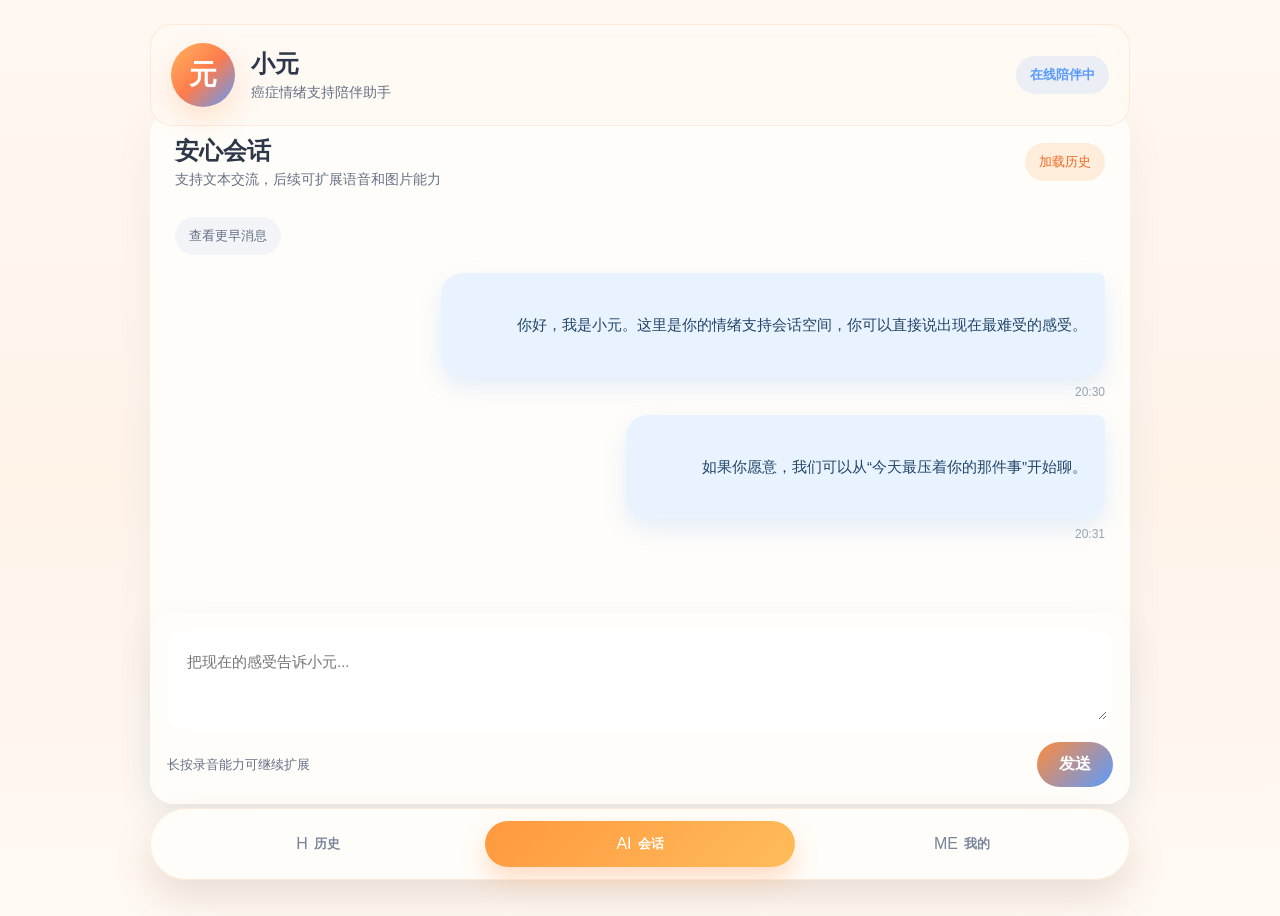
<file: html5/index.html>
<!doctype html>
<html lang="zh-CN">
  <head>
    <meta charset="UTF-8" />
    <meta name="viewport" content="width=device-width, initial-scale=1.0, viewport-fit=cover" />
    <title>小元 HTML5 展示页</title>
    <link rel="stylesheet" href="./styles.css" />
  </head>
  <body>
    <div id="app" class="app-shell">
      <header class="chat-header">
        <div class="brand-block">
          <button id="assistantAvatar" class="brand-avatar" type="button" aria-label="查看小元介绍">元</button>
          <div class="brand-copy">
            <h1 class="brand-name">小元</h1>
            <p class="brand-subtitle">癌症情绪支持陪伴助手</p>
          </div>
        </div>
        <div id="assistantStatus" class="status-pill">在线陪伴中</div>
      </header>

      <main class="page-shell">
        <section id="chatView" class="view-panel view-panel--active" data-view="chat">
          <section class="card chat-board">
            <div class="board-toolbar">
              <div class="toolbar-copy">
                <h2 class="toolbar-title">安心会话</h2>
                <p class="toolbar-subtitle">支持文本交流，后续可扩展语音和图片能力</p>
              </div>
              <button id="loadHistoryButton" class="toolbar-chip" type="button">加载历史</button>
            </div>

            <div id="messageScroll" class="message-scroll">
              <div class="message-list">
                <button id="historyAnchor" class="history-anchor" type="button" hidden>查看更早消息</button>
                <div id="messageList"></div>
              </div>
            </div>
          </section>

          <section class="composer-shell">
            <div class="composer card">
              <div class="input-wrap">
                <textarea
                  id="composerInput"
                  class="composer-input"
                  maxlength="300"
                  placeholder="把现在的感受告诉小元..."
                ></textarea>
              </div>
              <div class="composer-actions">
                <div class="record-hint">长按录音能力可继续扩展</div>
                <button id="sendButton" class="send-button" type="button">发送</button>
              </div>
            </div>
          </section>
        </section>

        <section id="historyView" class="view-panel" data-view="history">
          <section class="hero card">
            <h2 class="hero-title">历史会话</h2>
            <p class="hero-subtitle">查看近期情绪支持记录和沟通摘要。</p>
          </section>
          <section id="sessionList" class="session-list"></section>
        </section>

        <section id="profileView" class="view-panel" data-view="profile">
          <section class="profile-hero card">
            <div class="profile-avatar">元</div>
            <div class="profile-copy">
              <h2 class="profile-name">我的</h2>
              <p class="profile-subtitle">管理偏好、陪伴方式与会话设置</p>
            </div>
          </section>
          <section id="profileList" class="profile-section"></section>
        </section>
      </main>

      <nav class="bottom-tabs">
        <div class="tabs-shell">
          <button class="tab-item" data-view="history" type="button">
            <span class="tab-icon">H</span>
            <span class="tab-text">历史</span>
          </button>
          <button class="tab-item tab-item--active" data-view="chat" type="button">
            <span class="tab-icon">AI</span>
            <span class="tab-text">会话</span>
          </button>
          <button class="tab-item" data-view="profile" type="button">
            <span class="tab-icon">ME</span>
            <span class="tab-text">我的</span>
          </button>
        </div>
      </nav>
    </div>

    <dialog id="assistantDialog" class="assistant-dialog">
      <div class="assistant-dialog__body">
        <h3>关于小元</h3>
        <p id="assistantIntroText"></p>
        <button id="closeDialogButton" class="dialog-button" type="button">知道了</button>
      </div>
    </dialog>

    <script src="./app.js"></script>
  </body>
</html>
</file>
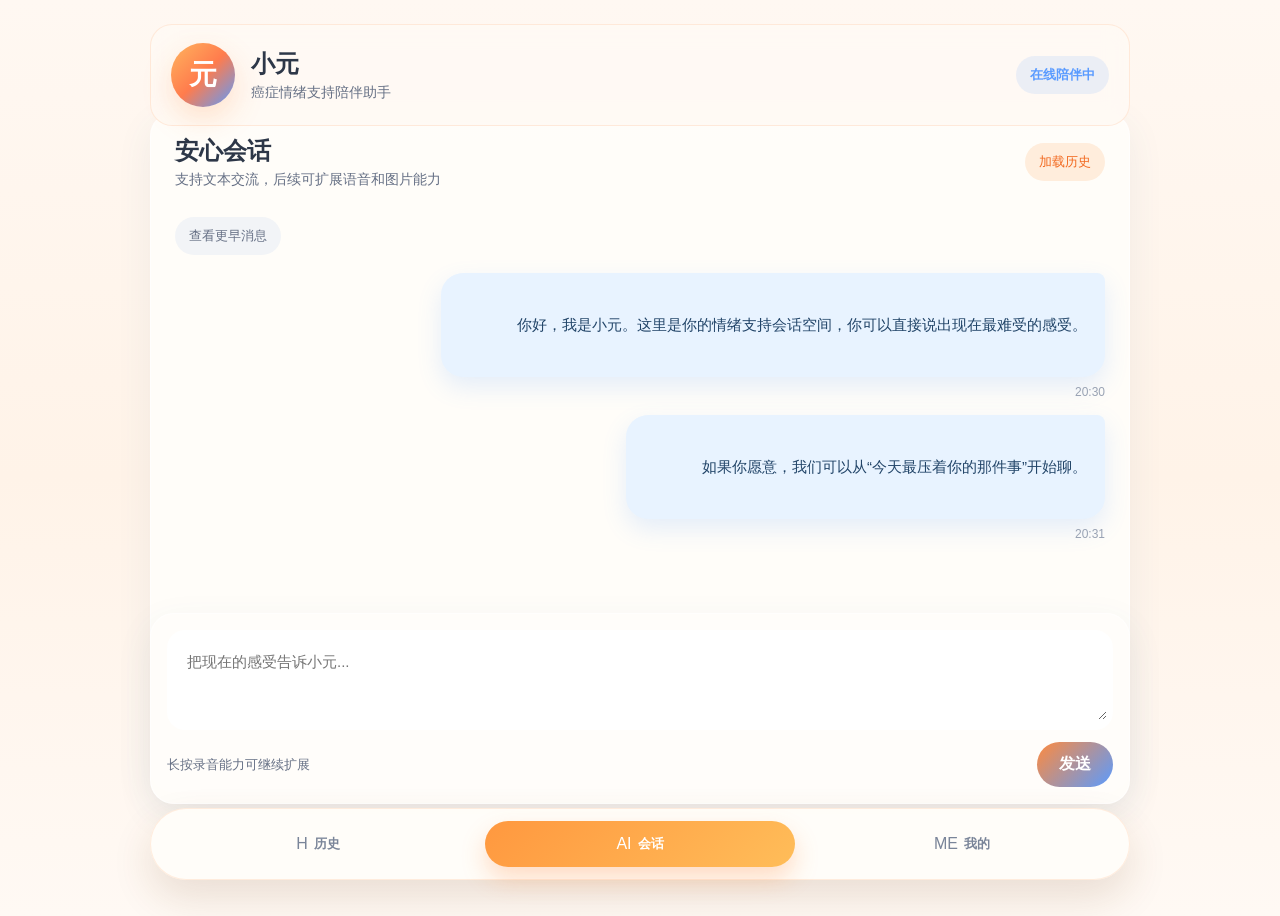
<file: html5/chat.html>
<!doctype html>
<html lang="zh-CN">
  <head>
    <meta charset="UTF-8" />
    <meta name="viewport" content="width=device-width, initial-scale=1.0, viewport-fit=cover" />
    <title>小元 HTML5 会话页</title>
    <link rel="stylesheet" href="./styles.css" />
  </head>
  <body data-view="chat">
    <div id="app" class="app-shell">
      <header class="chat-header">
        <div class="brand-block">
          <button id="assistantAvatar" class="brand-avatar" type="button" aria-label="查看小元介绍">元</button>
          <div class="brand-copy">
            <h1 class="brand-name">小元</h1>
            <p class="brand-subtitle">癌症情绪支持陪伴助手</p>
          </div>
        </div>
        <div id="assistantStatus" class="status-pill">在线陪伴中</div>
      </header>

      <main class="page-shell">
        <section id="chatView" class="view-panel view-panel--active" data-view="chat">
          <section class="card chat-board">
            <div class="board-toolbar">
              <div class="toolbar-copy">
                <h2 class="toolbar-title">安心会话</h2>
                <p class="toolbar-subtitle">支持文本交流，后续可扩展语音和图片能力</p>
              </div>
              <button id="loadHistoryButton" class="toolbar-chip" type="button">加载历史</button>
            </div>

            <div id="messageScroll" class="message-scroll">
              <div class="message-list">
                <button id="historyAnchor" class="history-anchor" type="button" hidden>查看更早消息</button>
                <div id="messageList"></div>
              </div>
            </div>
          </section>

          <section class="composer-shell">
            <div class="composer card">
              <div class="input-wrap">
                <textarea
                  id="composerInput"
                  class="composer-input"
                  maxlength="300"
                  placeholder="把现在的感受告诉小元..."
                ></textarea>
              </div>
              <div class="composer-actions">
                <div class="record-hint">长按录音能力可继续扩展</div>
                <button id="sendButton" class="send-button" type="button">发送</button>
              </div>
            </div>
          </section>
        </section>

        <section id="historyView" class="view-panel" data-view="history">
          <section class="hero card">
            <h2 class="hero-title">历史会话</h2>
            <p class="hero-subtitle">查看近期情绪支持记录和沟通摘要。</p>
          </section>
          <section id="sessionList" class="session-list"></section>
        </section>

        <section id="profileView" class="view-panel" data-view="profile">
          <section class="profile-hero card">
            <div class="profile-avatar">元</div>
            <div class="profile-copy">
              <h2 class="profile-name">我的</h2>
              <p class="profile-subtitle">管理偏好、陪伴方式与会话设置</p>
            </div>
          </section>
          <section id="profileList" class="profile-section"></section>
        </section>
      </main>

      <nav class="bottom-tabs">
        <div class="tabs-shell">
          <button class="tab-item" data-view="history" type="button">
            <span class="tab-icon">H</span>
            <span class="tab-text">历史</span>
          </button>
          <button class="tab-item tab-item--active" data-view="chat" type="button">
            <span class="tab-icon">AI</span>
            <span class="tab-text">会话</span>
          </button>
          <button class="tab-item" data-view="profile" type="button">
            <span class="tab-icon">ME</span>
            <span class="tab-text">我的</span>
          </button>
        </div>
      </nav>
    </div>

    <dialog id="assistantDialog" class="assistant-dialog">
      <div class="assistant-dialog__body">
        <h3>关于小元</h3>
        <p id="assistantIntroText"></p>
        <button id="closeDialogButton" class="dialog-button" type="button">知道了</button>
      </div>
    </dialog>

    <script src="./app.js"></script>
  </body>
</html>
</file>
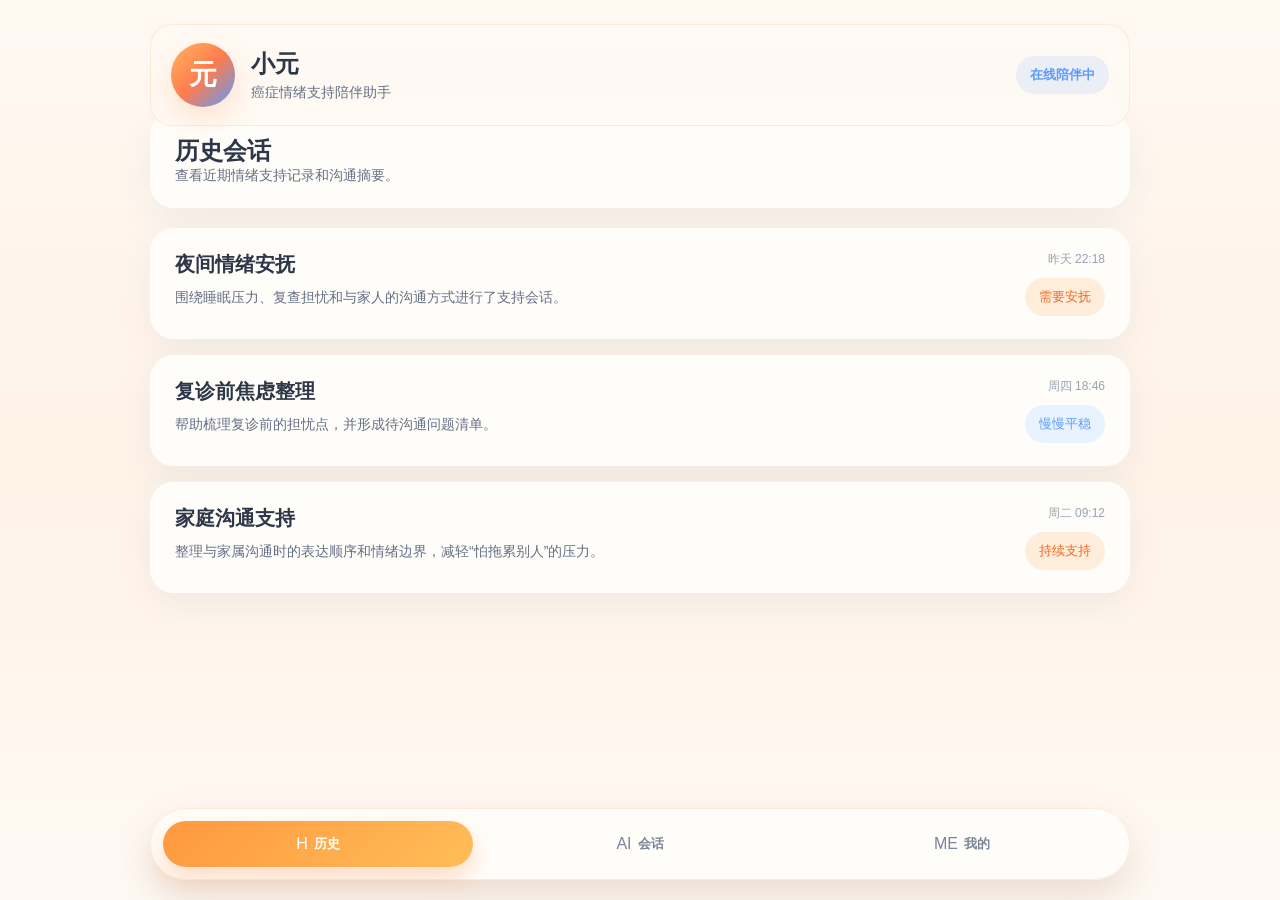
<file: html5/history.html>
<!doctype html>
<html lang="zh-CN">
  <head>
    <meta charset="UTF-8" />
    <meta name="viewport" content="width=device-width, initial-scale=1.0, viewport-fit=cover" />
    <title>小元 HTML5 历史页</title>
    <link rel="stylesheet" href="./styles.css" />
  </head>
  <body data-view="history">
    <div id="app" class="app-shell">
      <header class="chat-header">
        <div class="brand-block">
          <button id="assistantAvatar" class="brand-avatar" type="button" aria-label="查看小元介绍">元</button>
          <div class="brand-copy">
            <h1 class="brand-name">小元</h1>
            <p class="brand-subtitle">癌症情绪支持陪伴助手</p>
          </div>
        </div>
        <div id="assistantStatus" class="status-pill">在线陪伴中</div>
      </header>

      <main class="page-shell">
        <section id="chatView" class="view-panel" data-view="chat">
          <section class="card chat-board">
            <div class="board-toolbar">
              <div class="toolbar-copy">
                <h2 class="toolbar-title">安心会话</h2>
                <p class="toolbar-subtitle">支持文本交流，后续可扩展语音和图片能力</p>
              </div>
              <button id="loadHistoryButton" class="toolbar-chip" type="button">加载历史</button>
            </div>

            <div id="messageScroll" class="message-scroll">
              <div class="message-list">
                <button id="historyAnchor" class="history-anchor" type="button" hidden>查看更早消息</button>
                <div id="messageList"></div>
              </div>
            </div>
          </section>

          <section class="composer-shell">
            <div class="composer card">
              <div class="input-wrap">
                <textarea
                  id="composerInput"
                  class="composer-input"
                  maxlength="300"
                  placeholder="把现在的感受告诉小元..."
                ></textarea>
              </div>
              <div class="composer-actions">
                <div class="record-hint">长按录音能力可继续扩展</div>
                <button id="sendButton" class="send-button" type="button">发送</button>
              </div>
            </div>
          </section>
        </section>

        <section id="historyView" class="view-panel view-panel--active" data-view="history">
          <section class="hero card">
            <h2 class="hero-title">历史会话</h2>
            <p class="hero-subtitle">查看近期情绪支持记录和沟通摘要。</p>
          </section>
          <section id="sessionList" class="session-list"></section>
        </section>

        <section id="profileView" class="view-panel" data-view="profile">
          <section class="profile-hero card">
            <div class="profile-avatar">元</div>
            <div class="profile-copy">
              <h2 class="profile-name">我的</h2>
              <p class="profile-subtitle">管理偏好、陪伴方式与会话设置</p>
            </div>
          </section>
          <section id="profileList" class="profile-section"></section>
        </section>
      </main>

      <nav class="bottom-tabs">
        <div class="tabs-shell">
          <button class="tab-item tab-item--active" data-view="history" type="button">
            <span class="tab-icon">H</span>
            <span class="tab-text">历史</span>
          </button>
          <button class="tab-item" data-view="chat" type="button">
            <span class="tab-icon">AI</span>
            <span class="tab-text">会话</span>
          </button>
          <button class="tab-item" data-view="profile" type="button">
            <span class="tab-icon">ME</span>
            <span class="tab-text">我的</span>
          </button>
        </div>
      </nav>
    </div>

    <dialog id="assistantDialog" class="assistant-dialog">
      <div class="assistant-dialog__body">
        <h3>关于小元</h3>
        <p id="assistantIntroText"></p>
        <button id="closeDialogButton" class="dialog-button" type="button">知道了</button>
      </div>
    </dialog>

    <script src="./app.js"></script>
  </body>
</html>
</file>
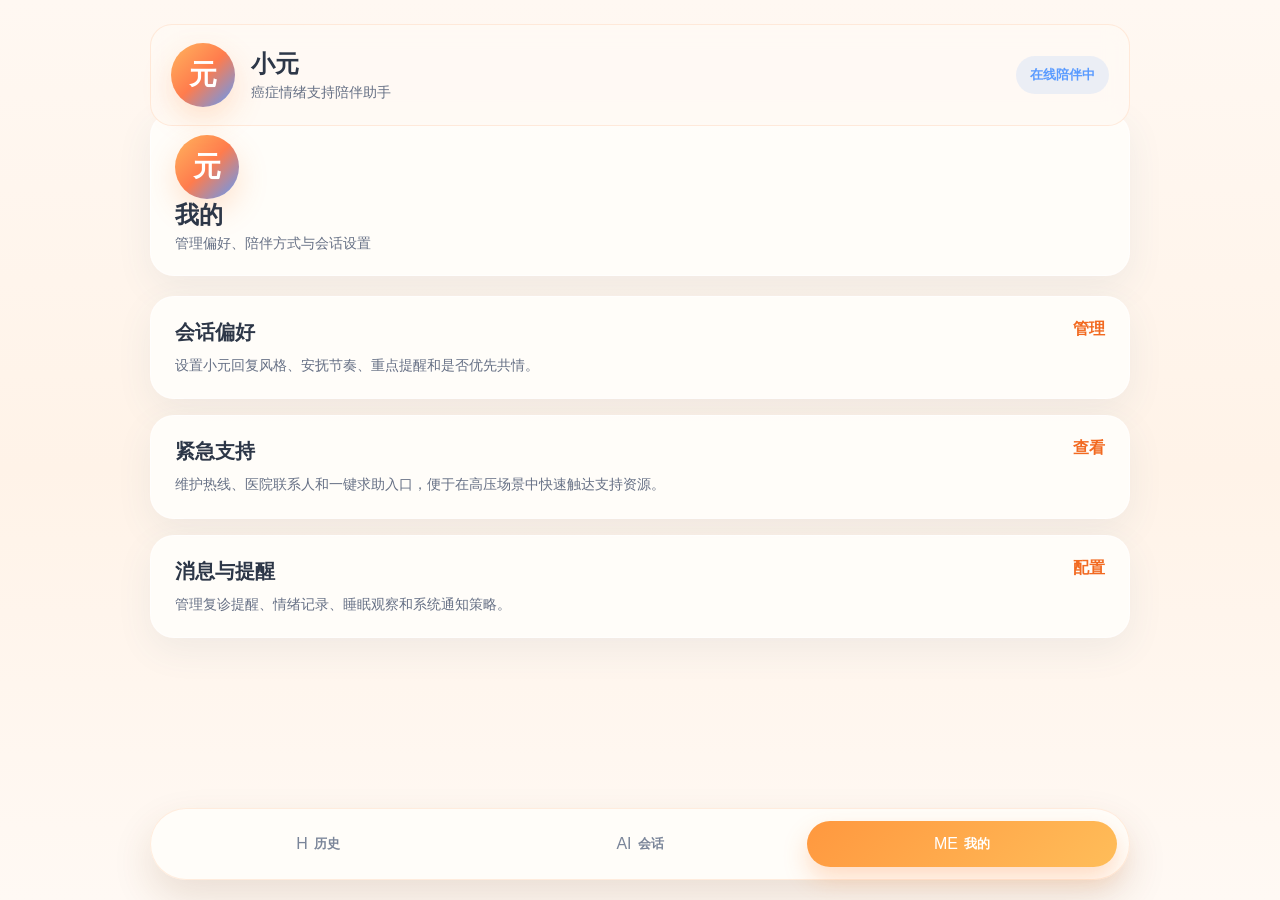
<file: html5/profile.html>
<!doctype html>
<html lang="zh-CN">
  <head>
    <meta charset="UTF-8" />
    <meta name="viewport" content="width=device-width, initial-scale=1.0, viewport-fit=cover" />
    <title>小元 HTML5 我的页</title>
    <link rel="stylesheet" href="./styles.css" />
  </head>
  <body data-view="profile">
    <div id="app" class="app-shell">
      <header class="chat-header">
        <div class="brand-block">
          <button id="assistantAvatar" class="brand-avatar" type="button" aria-label="查看小元介绍">元</button>
          <div class="brand-copy">
            <h1 class="brand-name">小元</h1>
            <p class="brand-subtitle">癌症情绪支持陪伴助手</p>
          </div>
        </div>
        <div id="assistantStatus" class="status-pill">在线陪伴中</div>
      </header>

      <main class="page-shell">
        <section id="chatView" class="view-panel" data-view="chat">
          <section class="card chat-board">
            <div class="board-toolbar">
              <div class="toolbar-copy">
                <h2 class="toolbar-title">安心会话</h2>
                <p class="toolbar-subtitle">支持文本交流，后续可扩展语音和图片能力</p>
              </div>
              <button id="loadHistoryButton" class="toolbar-chip" type="button">加载历史</button>
            </div>

            <div id="messageScroll" class="message-scroll">
              <div class="message-list">
                <button id="historyAnchor" class="history-anchor" type="button" hidden>查看更早消息</button>
                <div id="messageList"></div>
              </div>
            </div>
          </section>

          <section class="composer-shell">
            <div class="composer card">
              <div class="input-wrap">
                <textarea
                  id="composerInput"
                  class="composer-input"
                  maxlength="300"
                  placeholder="把现在的感受告诉小元..."
                ></textarea>
              </div>
              <div class="composer-actions">
                <div class="record-hint">长按录音能力可继续扩展</div>
                <button id="sendButton" class="send-button" type="button">发送</button>
              </div>
            </div>
          </section>
        </section>

        <section id="historyView" class="view-panel" data-view="history">
          <section class="hero card">
            <h2 class="hero-title">历史会话</h2>
            <p class="hero-subtitle">查看近期情绪支持记录和沟通摘要。</p>
          </section>
          <section id="sessionList" class="session-list"></section>
        </section>

        <section id="profileView" class="view-panel view-panel--active" data-view="profile">
          <section class="profile-hero card">
            <div class="profile-avatar">元</div>
            <div class="profile-copy">
              <h2 class="profile-name">我的</h2>
              <p class="profile-subtitle">管理偏好、陪伴方式与会话设置</p>
            </div>
          </section>
          <section id="profileList" class="profile-section"></section>
        </section>
      </main>

      <nav class="bottom-tabs">
        <div class="tabs-shell">
          <button class="tab-item" data-view="history" type="button">
            <span class="tab-icon">H</span>
            <span class="tab-text">历史</span>
          </button>
          <button class="tab-item" data-view="chat" type="button">
            <span class="tab-icon">AI</span>
            <span class="tab-text">会话</span>
          </button>
          <button class="tab-item tab-item--active" data-view="profile" type="button">
            <span class="tab-icon">ME</span>
            <span class="tab-text">我的</span>
          </button>
        </div>
      </nav>
    </div>

    <dialog id="assistantDialog" class="assistant-dialog">
      <div class="assistant-dialog__body">
        <h3>关于小元</h3>
        <p id="assistantIntroText"></p>
        <button id="closeDialogButton" class="dialog-button" type="button">知道了</button>
      </div>
    </dialog>

    <script src="./app.js"></script>
  </body>
</html>
</file>
<file: html5/styles.css>
:root {
  --bg-page: #fff7ef;
  --bg-surface: rgba(255, 253, 250, 0.94);
  --bg-soft-orange: #ffeddc;
  --bg-soft-blue: #e8f3ff;
  --bg-soft-gray: #f2f4f7;
  --brand-orange: #ff8a3d;
  --brand-orange-deep: #f26a21;
  --brand-blue: #5a9bff;
  --text-primary: #2d3748;
  --text-secondary: #667085;
  --text-light: #98a2b3;
  --shadow-soft: 0 12px 36px rgba(58, 97, 132, 0.08);
  --shadow-bubble: 0 10px 24px rgba(90, 155, 255, 0.16);
  --border-soft: rgba(255, 138, 61, 0.14);
  --radius-xl: 24px;
  --radius-lg: 18px;
  --radius-md: 14px;
}

* {
  box-sizing: border-box;
}

html,
body {
  margin: 0;
  min-height: 100%;
  font-family: "PingFang SC", "Microsoft YaHei", sans-serif;
  background: linear-gradient(180deg, #fff8f2 0%, #fff3e8 52%, #fff9f4 100%);
  color: var(--text-primary);
}

button,
textarea {
  font: inherit;
}

button {
  cursor: pointer;
}

.app-shell {
  min-height: 100vh;
  padding: 112px 24px 124px;
}

.page-shell {
  max-width: 980px;
  margin: 0 auto;
}

.card {
  background: var(--bg-surface);
  border: 1px solid rgba(255, 255, 255, 0.6);
  border-radius: var(--radius-xl);
  box-shadow: var(--shadow-soft);
}

.chat-header {
  position: fixed;
  top: 24px;
  left: 24px;
  right: 24px;
  z-index: 20;
  max-width: 980px;
  margin: 0 auto;
  display: flex;
  justify-content: space-between;
  align-items: center;
  padding: 18px 20px;
  border-radius: 22px;
  background: rgba(255, 250, 244, 0.88);
  border: 1px solid var(--border-soft);
  backdrop-filter: blur(12px);
}

.brand-block {
  display: flex;
  align-items: center;
  gap: 16px;
}

.brand-avatar,
.profile-avatar {
  width: 64px;
  height: 64px;
  display: inline-flex;
  align-items: center;
  justify-content: center;
  border: 0;
  border-radius: 50%;
  background: linear-gradient(135deg, #ffb55e 0%, #ff7c4d 50%, #5a9bff 100%);
  color: #fff;
  font-size: 28px;
  font-weight: 700;
  box-shadow: 0 12px 30px rgba(255, 138, 61, 0.22);
}

.brand-copy,
.toolbar-copy,
.profile-copy {
  display: flex;
  flex-direction: column;
  gap: 4px;
}

.brand-name,
.toolbar-title,
.hero-title,
.profile-name {
  margin: 0;
  font-size: 24px;
  font-weight: 700;
}

.brand-subtitle,
.toolbar-subtitle,
.hero-subtitle,
.profile-subtitle {
  margin: 0;
  font-size: 14px;
  color: var(--text-secondary);
}

.status-pill,
.toolbar-chip,
.history-anchor,
.session-tag {
  display: inline-flex;
  align-items: center;
  justify-content: center;
  border: 0;
  border-radius: 999px;
  padding: 10px 14px;
  font-size: 13px;
}

.status-pill {
  background: rgba(90, 155, 255, 0.12);
  color: var(--brand-blue);
  font-weight: 600;
}

.view-panel {
  display: none;
}

.view-panel--active {
  display: block;
}

.chat-board,
.hero,
.profile-hero {
  overflow: hidden;
}

.board-toolbar,
.hero,
.profile-hero {
  padding: 22px 24px;
}

.board-toolbar {
  display: flex;
  justify-content: space-between;
  align-items: center;
  gap: 16px;
}

.toolbar-chip {
  background: var(--bg-soft-orange);
  color: var(--brand-orange-deep);
}

.message-scroll {
  height: calc(100vh - 320px);
  min-height: 520px;
  overflow-y: auto;
}

.message-list {
  padding: 0 24px 196px;
}

#messageList {
  display: flex;
  flex-direction: column;
  gap: 16px;
}

.history-anchor {
  margin: 6px auto 18px;
  background: rgba(242, 244, 247, 0.95);
  color: var(--text-secondary);
}

.message-row {
  display: flex;
  flex-direction: column;
  gap: 8px;
}

.message-row--user {
  align-items: flex-start;
}

.message-row--assistant {
  align-items: flex-end;
}

.bubble {
  max-width: 80%;
  padding: 16px 18px;
  border-radius: 22px;
  font-size: 15px;
  line-height: 1.6;
  white-space: pre-wrap;
  word-break: break-word;
}

.bubble--user {
  background: var(--bg-soft-gray);
  border-top-left-radius: 8px;
}

.bubble--assistant {
  background: var(--bg-soft-blue);
  color: #214468;
  border-top-right-radius: 8px;
  box-shadow: var(--shadow-bubble);
}

.bubble--loading {
  min-width: 88px;
}

.message-time {
  font-size: 12px;
  color: var(--text-light);
}

.typing-dots {
  display: flex;
  align-items: center;
  gap: 8px;
  min-height: 16px;
}

.typing-dot {
  width: 10px;
  height: 10px;
  border-radius: 50%;
  background: rgba(90, 155, 255, 0.7);
  animation: bounce 1.1s infinite ease-in-out;
}

.typing-dot:nth-child(2) {
  animation-delay: 0.12s;
}

.typing-dot:nth-child(3) {
  animation-delay: 0.24s;
}

@keyframes bounce {
  0%,
  80%,
  100% {
    opacity: 0.25;
    transform: translateY(0);
  }

  40% {
    opacity: 1;
    transform: translateY(-6px);
  }
}

.composer-shell {
  position: fixed;
  left: 24px;
  right: 24px;
  bottom: 96px;
  z-index: 15;
  max-width: 980px;
  margin: 0 auto;
}

.composer {
  padding: 16px;
}

.input-wrap {
  border-radius: 18px;
  background: #fff;
  padding: 6px;
}

.composer-input {
  width: 100%;
  min-height: 84px;
  resize: vertical;
  border: 0;
  outline: none;
  background: transparent;
  padding: 14px;
  font-size: 15px;
  line-height: 1.6;
}

.composer-actions {
  display: flex;
  justify-content: space-between;
  align-items: center;
  margin-top: 12px;
  gap: 16px;
}

.record-hint {
  font-size: 13px;
  color: var(--text-secondary);
}

.send-button,
.dialog-button {
  border: 0;
  border-radius: 999px;
  padding: 12px 22px;
  color: #fff;
  background: linear-gradient(135deg, #ff8a3d 0%, #5a9bff 100%);
  font-weight: 600;
}

.send-button[disabled] {
  opacity: 0.65;
  cursor: not-allowed;
}

.session-list,
.profile-section {
  display: flex;
  flex-direction: column;
  gap: 16px;
  margin-top: 20px;
}

.session-card,
.profile-item {
  display: flex;
  justify-content: space-between;
  gap: 16px;
  padding: 22px 24px;
}

.session-main,
.profile-item__main {
  flex: 1;
}

.session-title,
.profile-item__title {
  margin: 0;
  font-size: 20px;
  font-weight: 700;
}

.session-desc,
.profile-item__desc {
  margin: 8px 0 0;
  color: var(--text-secondary);
  font-size: 14px;
  line-height: 1.6;
}

.session-meta {
  display: flex;
  flex-direction: column;
  align-items: flex-end;
  gap: 10px;
}

.session-time {
  font-size: 12px;
  color: var(--text-light);
}

.session-tag--warm {
  background: var(--bg-soft-orange);
  color: var(--brand-orange-deep);
}

.session-tag--calm {
  background: var(--bg-soft-blue);
  color: var(--brand-blue);
}

.profile-item__action {
  color: var(--brand-orange-deep);
  font-weight: 600;
  white-space: nowrap;
}

.bottom-tabs {
  position: fixed;
  left: 24px;
  right: 24px;
  bottom: 20px;
  z-index: 25;
  max-width: 980px;
  margin: 0 auto;
}

.tabs-shell {
  display: flex;
  gap: 12px;
  padding: 12px;
  border-radius: 999px;
  background: rgba(255, 253, 249, 0.96);
  border: 1px solid var(--border-soft);
  box-shadow: 0 18px 40px rgba(106, 66, 20, 0.14);
}

.tab-item {
  flex: 1;
  display: flex;
  align-items: center;
  justify-content: center;
  gap: 6px;
  border: 0;
  border-radius: 999px;
  padding: 14px 12px;
  background: transparent;
  color: #7a8599;
}

.tab-item--active {
  background: linear-gradient(135deg, #ff983f 0%, #ffbd59 100%);
  color: #fff;
  box-shadow: 0 12px 24px rgba(255, 138, 61, 0.28);
}

.tab-text {
  font-size: 13px;
  font-weight: 600;
}

.assistant-dialog {
  border: 0;
  border-radius: 20px;
  padding: 0;
  width: min(440px, calc(100vw - 32px));
  box-shadow: 0 24px 60px rgba(26, 43, 71, 0.2);
}

.assistant-dialog::backdrop {
  background: rgba(26, 43, 71, 0.25);
}

.assistant-dialog__body {
  padding: 24px;
}

.assistant-dialog__body h3 {
  margin: 0 0 12px;
}

.assistant-dialog__body p {
  margin: 0 0 20px;
  color: var(--text-secondary);
  line-height: 1.7;
}

@media (max-width: 720px) {
  .app-shell {
    padding: 96px 14px 120px;
  }

  .chat-header,
  .composer-shell,
  .bottom-tabs {
    left: 14px;
    right: 14px;
  }

  .chat-header {
    top: 14px;
    padding: 14px 16px;
  }

  .brand-avatar,
  .profile-avatar {
    width: 52px;
    height: 52px;
    font-size: 24px;
  }

  .brand-name,
  .toolbar-title,
  .hero-title,
  .profile-name {
    font-size: 20px;
  }

  .board-toolbar,
  .session-card,
  .profile-item,
  .hero,
  .profile-hero {
    padding: 18px;
  }

  .board-toolbar {
    align-items: flex-start;
    flex-direction: column;
  }

  .message-scroll {
    height: calc(100vh - 300px);
    min-height: 460px;
  }

  .message-list {
    padding: 0 18px 190px;
  }

  .bubble {
    max-width: 88%;
  }

  .composer-shell {
    bottom: 92px;
  }
}
</file>
